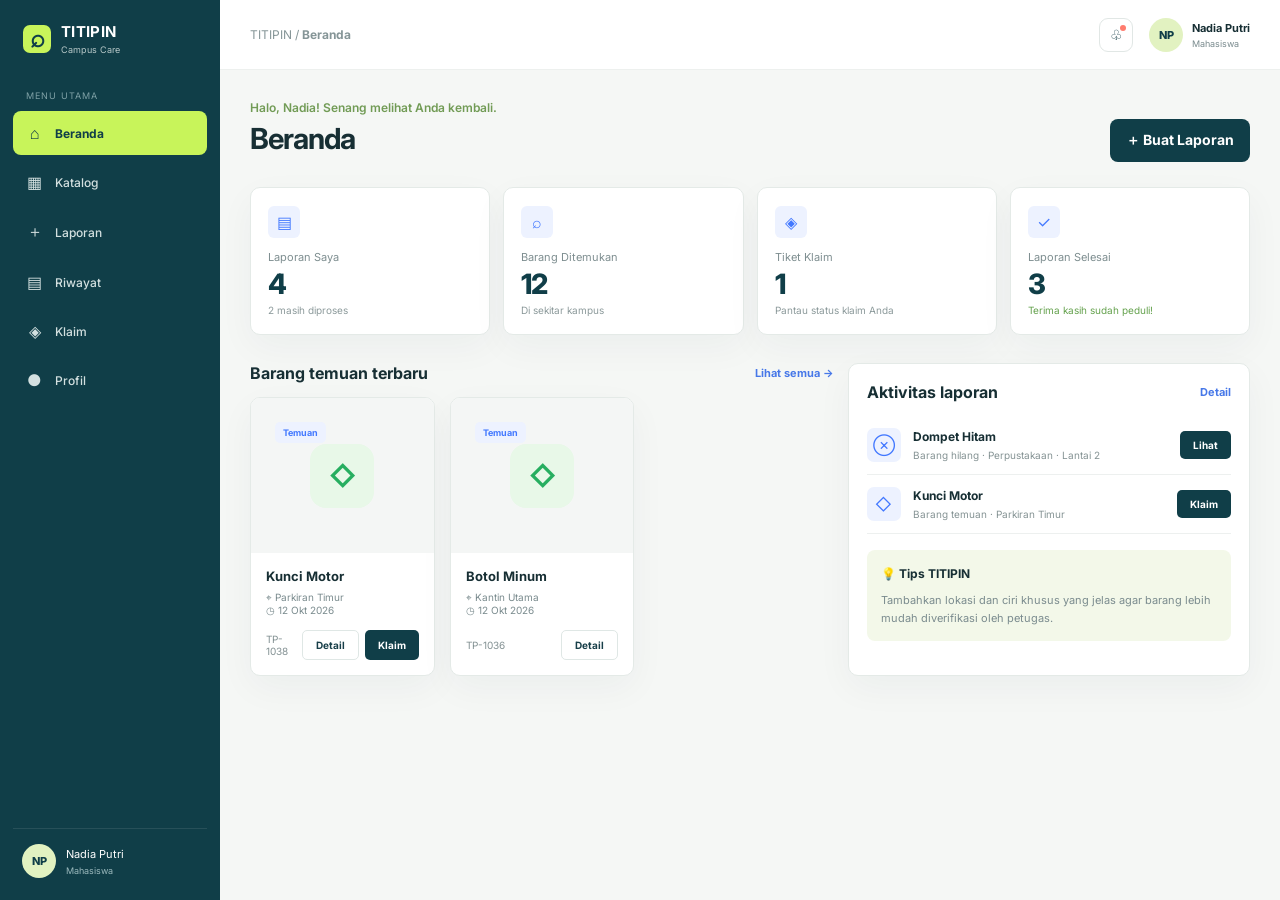
<file: index.html>
<!DOCTYPE html>
<html lang="id">
<head>
    <meta charset="UTF-8">
    <meta name="viewport" content="width=device-width, initial-scale=1.0">
    <title>TITIPIN — User</title>
    <link rel="stylesheet" href="assets/css/style.css">
</head>

<body data-role="user">

    <!-- Tempat JavaScript menampilkan halaman -->
    <div id="app"></div>

    <!-- File JavaScript harus dimuat sesuai urutan -->
    <script src="assets/js/shared/core.js"></script>
    <script src="assets/js/user/dashboard.js"></script>
    <script src="assets/js/admin/dashboard.js"></script>
    <script src="assets/js/shared/reportpages.js"></script>
    <script src="assets/js/shared/analyticsprofileadmin.js"></script>
    <script src="assets/js/shared/router.js"></script>
    <script src="assets/js/shared/interactions.js"></script>

</body>
</html>
</file>
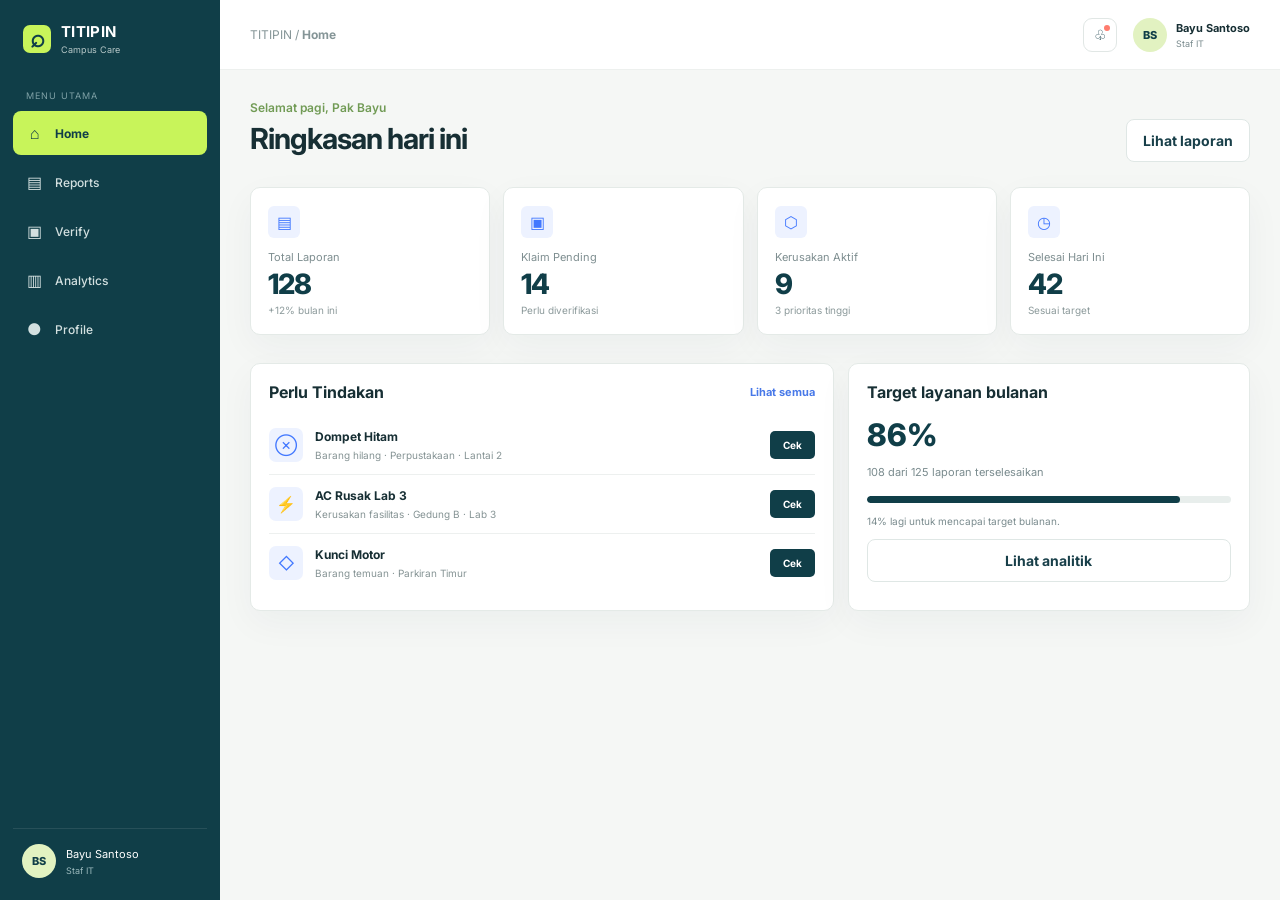
<file: pages/admin.html>
<!DOCTYPE html>
<html lang="id">
<head>
    <meta charset="UTF-8">
    <meta name="viewport" content="width=device-width, initial-scale=1.0">
    <title>TITIPIN — Admin</title>
    <link rel="stylesheet" href="../assets/css/style.css">
</head>

<body data-role="admin">

    <div id="app"></div>

    <!-- File JavaScript harus dimuat sesuai urutan -->
    <script src="../assets/js/shared/core.js"></script>
    <script src="../assets/js/user/dashboard.js"></script>
    <script src="../assets/js/admin/dashboard.js"></script>
    <script src="../assets/js/shared/reportpages.js"></script>
    <script src="../assets/js/shared/analyticsprofileadmin.js"></script>
    <script src="../assets/js/shared/router.js"></script>
    <script src="../assets/js/shared/interactions.js"></script>

</body>
</html>
</file>
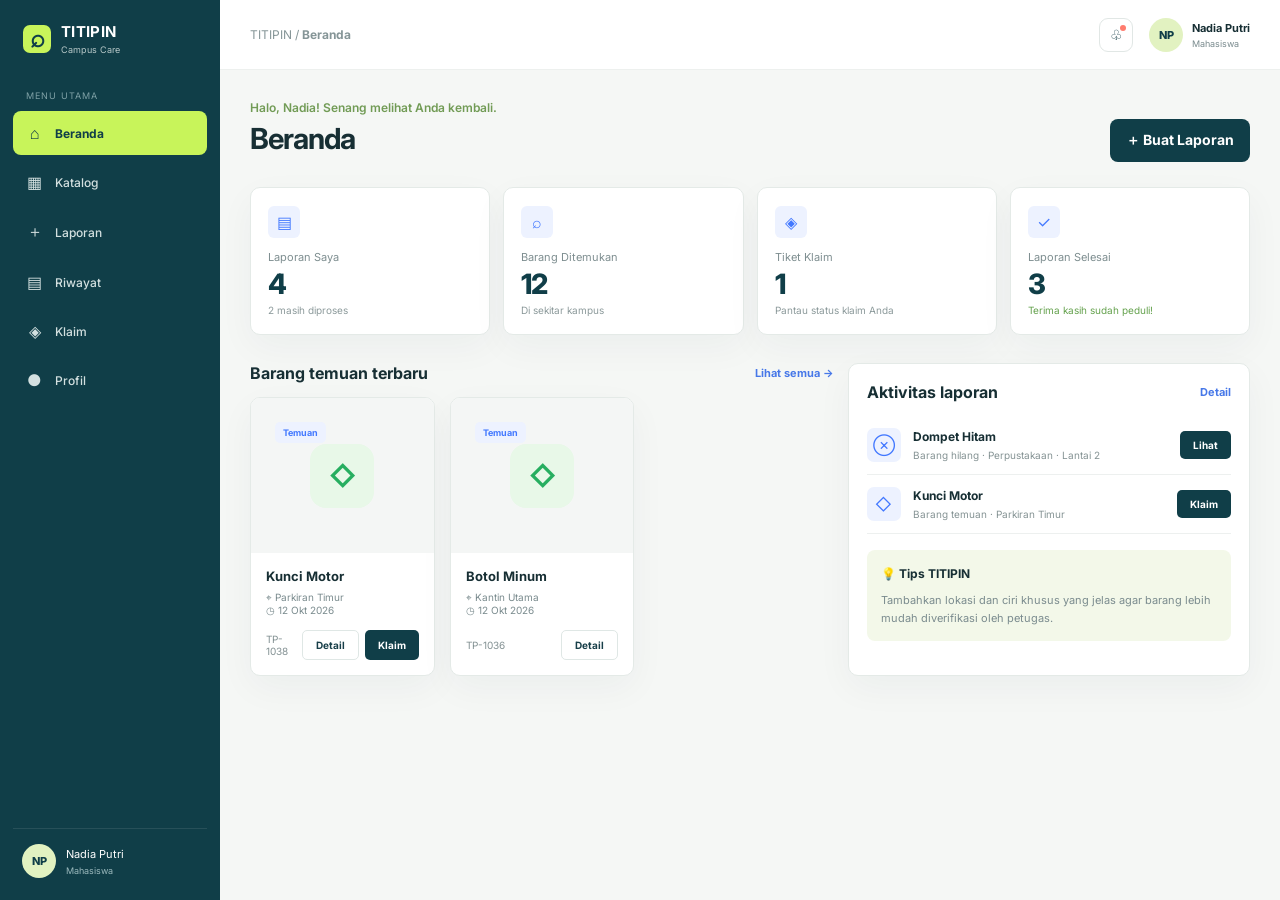
<file: pages/user.html>
<!DOCTYPE html>
<html lang="id">
<head>
    <meta charset="UTF-8">
    <meta name="viewport" content="width=device-width, initial-scale=1.0">
    <title>TITIPIN — User</title>
    <link rel="stylesheet" href="../assets/css/style.css">
</head>

<body data-role="user">

    <div id="app"></div>

    <!-- File JavaScript harus dimuat sesuai urutan -->
    <script src="../assets/js/shared/core.js"></script>
    <script src="../assets/js/user/dashboard.js"></script>
    <script src="../assets/js/admin/dashboard.js"></script>
    <script src="../assets/js/shared/reportpages.js"></script>
    <script src="../assets/js/shared/analyticsprofileadmin.js"></script>
    <script src="../assets/js/shared/router.js"></script>
    <script src="../assets/js/shared/interactions.js"></script>

</body>
</html>
</file>
<file: assets/css/style.css>
@import url('https://fonts.googleapis.com/css2?family=Inter:wght@400;500;600;700;800&display=swap');

:root {
  --navy: #103e48;
  --navy2: #0b333d;
  --lime: #c8f45a;
  --bg: #f5f7f5;
  --ink: #183f49;
  --muted: #7a8b8e;
  --line: #e1e7e5;
  --blue: #4278ff;
  --white: #fff;
  --shadow: 0 12px 36px #0c39400b;
}

* { box-sizing: border-box; }

body {
  margin: 0;
  font-family: Inter, Arial, sans-serif;
  background: var(--bg);
  color: #172f34;
  font-size: 14px;
}

a { color: inherit; text-decoration: none; }
button, input, select, textarea { font: inherit; }
button { cursor: pointer; }

/* LOGIN */

.login-page {
  min-height: 100vh;
  background: #f6f8f6;
  display: grid;
  place-items: center;
  padding: 28px;
}

.login-wrap {
  width: min(100%, 1060px);
  min-height: 650px;
  display: grid;
  grid-template-columns: 1fr 1fr;
  background: white;
  border-radius: 18px;
  overflow: hidden;
  box-shadow: 0 24px 70px #103e4812;
}

.brand-panel {
  background: var(--navy);
  color: white;
  padding: 34px 40px;
  display: flex;
  flex-direction: column;
  position: relative;
  overflow: hidden;
}

.brand {
  display: flex;
  align-items: center;
  gap: 10px;
}

.brand-mark {
  width: 28px;
  height: 28px;
  border-radius: 7px;
  background: var(--lime);
  color: var(--navy);
  display: grid;
  place-items: center;
  font-size: 25px;
  font-weight: 800;
  line-height: 1;
}

.brand b {
  display: block;
  letter-spacing: .3px;
  font-size: 15px;
}

.brand small {
  display: block;
  color: #b8c9c9;
  font-size: 9px;
  margin-top: 3px;
}

.brand-copy {
  margin: auto 0;
  position: relative;
  z-index: 1;
}

.eyebrow {
  font-size: 10px;
  font-weight: 800;
  letter-spacing: 1.3px;
  color: #6e9a54;
}

.brand-copy .eyebrow { color: var(--lime); }

.brand-copy h1 {
  font-size: clamp(34px, 4vw, 52px);
  line-height: 1.1;
  margin: 18px 0 14px;
  letter-spacing: -1.6px;
}

.brand-copy p:not(.eyebrow) { color: #b9cdce; }

.decor-circles {
  position: absolute;
  right: -110px;
  bottom: -160px;
  width: 300px;
  height: 300px;
  border: 1px solid #ffffff1c;
  border-radius: 50%;
}

.decor-circles:before,
.decor-circles:after {
  content: "";
  position: absolute;
  border: 1px solid #ffffff1c;
  border-radius: 50%;
  inset: 25px;
}

.decor-circles:after { inset: 55px; }

.copyright { font-size: 10px; color: #a9c1c4; }

.login-panel {
  padding: 38px;
  display: flex;
  align-items: center;
  justify-content: center;
}

.login-card { width: 100%; max-width: 380px; }

.login-card h2 {
  font-size: 27px;
  letter-spacing: -.8px;
  margin: 8px 0;
}

.muted { color: var(--muted); line-height: 1.6; }

.login-card form { margin-top: 28px; }

.login-card label:not(.check) {
  display: block;
  font-size: 12px;
  font-weight: 700;
  margin: 17px 0 8px;
}

.login-card input:not([type=checkbox]) {
  width: 100%;
  border: 1px solid #dfe7e5;
  border-radius: 8px;
  padding: 13px 12px;
  outline: none;
  background: #fff;
}

.login-card input:focus,
.searchbox input:focus {
  border-color: #83b4ba;
  box-shadow: 0 0 0 3px #103e4810;
}

.password { position: relative; }
.password input { padding-right: 60px !important; }

.show-pass {
  position: absolute;
  right: 8px;
  top: 8px;
  border: 0;
  background: transparent;
  color: #52777e;
  font-size: 11px;
  padding: 7px;
}

.form-row {
  display: flex;
  align-items: center;
  justify-content: space-between;
  margin: 15px 0 20px;
  font-size: 11px;
}

.form-row a { color: #4778e8; }

.check {
  display: flex;
  align-items: center;
  gap: 6px;
  color: var(--muted);
}

.btn {
  border: 0;
  border-radius: 8px;
  padding: 12px 16px;
  font-weight: 700;
  display: inline-flex;
  align-items: center;
  justify-content: center;
  gap: 12px;
  transition: .2s;
}

.btn.primary { background: var(--navy); color: #fff; }
.btn.primary:hover { background: #1b5662; transform: translateY(-1px); }
.btn.outline { background: #fff; border: 1px solid #dfe7e5; color: var(--ink); }
.btn.outline:hover { background: #f5f8f7; }
.full { width: 100%; }

.or {
  display: flex;
  align-items: center;
  gap: 10px;
  color: #a0adad;
  font-size: 10px;
  margin: 16px 0;
}

.or:before, .or:after {
  content: "";
  height: 1px;
  background: #e7eceb;
  flex: 1;
}

.demo-login {
  margin-top: 22px;
  padding: 13px;
  background: #f6f9f7;
  border-radius: 10px;
}

.demo-login b { font-size: 11px; }

.demo-login p {
  font-size: 10px;
  color: var(--muted);
  margin: 5px 0 10px;
}

.role-picks { display: flex; gap: 7px; }

.role-picks a {
  background: white;
  border: 1px solid var(--line);
  padding: 8px 10px;
  border-radius: 7px;
  font-size: 10px;
  font-weight: 700;
  flex: 1;
  text-align: center;
}

.role-picks a:hover { background: var(--lime); border-color: var(--lime); }
.tiny { font-size: 9px; }
.center { text-align: center; }
.mobile-brand { display: none; }

/* LAYOUT DASHBOARD */

.app-shell { min-height: 100vh; display: flex; }

.sidebar {
  width: 220px;
  background: var(--navy);
  color: white;
  display: flex;
  flex-direction: column;
  padding: 22px 13px;
  flex-shrink: 0;
  min-height: 100vh;
}

.sidebar .brand { padding: 0 10px 35px; }

.side-label {
  color: #7fa1a6;
  text-transform: uppercase;
  font-size: 9px;
  letter-spacing: 1px;
  padding: 0 13px 10px;
}

.nav-links { display: grid; gap: 5px; }

.nav-link {
  display: flex;
  align-items: center;
  gap: 12px;
  padding: 12px 13px;
  border-radius: 8px;
  color: #d3e0e0;
  font-size: 12px;
  font-weight: 500;
}

.nav-link .nav-icon { font-size: 16px; width: 17px; text-align: center; }

.nav-link.active,
.nav-link:hover {
  background: var(--lime);
  color: var(--navy);
  font-weight: 700;
}

.side-bottom {
  margin-top: auto;
  padding: 15px 9px 0;
  border-top: 1px solid #ffffff18;
}

.profile-mini {
  display: flex;
  align-items: center;
  gap: 10px;
  font-size: 11px;
}

.avatar {
  width: 34px;
  height: 34px;
  border-radius: 50%;
  background: #e2f2c1;
  color: var(--navy);
  display: grid;
  place-items: center;
  font-weight: 800;
  flex-shrink: 0;
}

.profile-mini small {
  display: block;
  color: #9bb9bd;
  font-size: 9px;
  margin-top: 4px;
}

.main-area { flex: 1; min-width: 0; }

.topbar {
  height: 70px;
  background: #fff;
  border-bottom: 1px solid #edf0ee;
  display: flex;
  align-items: center;
  justify-content: space-between;
  padding: 0 30px;
  gap: 20px;
}

.breadcrumb { font-size: 12px; color: #859597; }
.top-actions { display: flex; align-items: center; gap: 16px; }

.icon-btn {
  border: 1px solid var(--line);
  background: #fff;
  width: 34px;
  height: 34px;
  border-radius: 9px;
  color: var(--ink);
  position: relative;
}

.notification-dot {
  position: absolute;
  top: 6px;
  right: 6px;
  width: 6px;
  height: 6px;
  background: #ff7c6e;
  border-radius: 50%;
}

.top-user {
  display: flex;
  align-items: center;
  gap: 9px;
  font-size: 11px;
  font-weight: 700;
}

.top-user small {
  display: block;
  font-weight: 400;
  color: var(--muted);
  font-size: 9px;
  margin-top: 3px;
}

.content { padding: 30px; max-width: 1500px; margin: 0 auto; }

.welcome {
  display: flex;
  justify-content: space-between;
  align-items: flex-end;
  gap: 15px;
  margin-bottom: 25px;
}

.welcome .greeting { color: #719b55; font-size: 12px; font-weight: 600; }

.welcome h1 {
  font-size: 29px;
  letter-spacing: -1px;
  margin: 6px 0;
}

.welcome p { color: var(--muted); margin: 0; }
.welcome-actions { display: flex; gap: 9px; flex-wrap: wrap; }

.stats {
  display: grid;
  grid-template-columns: repeat(4, minmax(0, 1fr));
  gap: 13px;
  margin-bottom: 28px;
}

.stat-card, .panel, .item-card, .form-panel {
  background: #fff;
  border: 1px solid #e4eae7;
  border-radius: 10px;
  box-shadow: var(--shadow);
}

.stat-card { padding: 18px 17px; min-width: 0; }

.stat-icon {
  width: 32px;
  height: 32px;
  background: #edf2ff;
  color: var(--blue);
  display: grid;
  place-items: center;
  border-radius: 6px;
  font-size: 16px;
  margin-bottom: 12px;
}

.stat-label { color: #7e8e90; font-size: 11px; }

.stat-number {
  font-size: 28px;
  font-weight: 800;
  letter-spacing: -1px;
  color: var(--navy);
  margin: 3px 0;
}

.stat-note { font-size: 10px; color: #8c9a9b; }
.positive { color: #65a24e; }

.section-head {
  display: flex;
  align-items: center;
  justify-content: space-between;
  gap: 12px;
  margin-bottom: 14px;
}

.section-head h2 { font-size: 16px; margin: 0; }
.section-head a { font-size: 11px; color: #4778e8; font-weight: 700; }

.dashboard-grid {
  display: grid;
  grid-template-columns: minmax(0, 1.45fr) minmax(250px, 1fr);
  gap: 14px;
}

.panel { padding: 18px; min-width: 0; }

.action-row {
  display: flex;
  align-items: center;
  gap: 12px;
  padding: 12px 0;
  border-bottom: 1px solid #edf0ef;
}

.action-row:last-child { border-bottom: 0; }

.mini-icon {
  width: 34px;
  height: 34px;
  border-radius: 7px;
  background: #edf2ff;
  color: #4278ff;
  display: grid;
  place-items: center;
  font-size: 16px;
  flex-shrink: 0;
}

.action-copy { flex: 1; min-width: 0; }

.action-copy b {
  font-size: 12px;
  display: block;
  white-space: nowrap;
  overflow: hidden;
  text-overflow: ellipsis;
}

.action-copy small {
  font-size: 10px;
  color: #859394;
  display: block;
  margin-top: 5px;
}

.btn.small { padding: 8px 13px; font-size: 10px; border-radius: 5px; }
.btn.lime { background: var(--lime); color: var(--navy); }
.btn.dark { background: var(--navy); color: white; }

.progress {
  height: 7px;
  background: #e8eeec;
  border-radius: 9px;
  overflow: hidden;
  margin: 14px 0 8px;
}

.progress span {
  display: block;
  height: 100%;
  background: var(--navy);
  border-radius: 9px;
}

.target-number {
  font-size: 31px;
  font-weight: 800;
  color: var(--navy);
  margin-top: 10px;
}

/* TABEL DAN FILTER */

.table-wrap { overflow-x: auto; }
.data-table { width: 100%; border-collapse: collapse; white-space: nowrap; }

.data-table th {
  text-align: left;
  color: #829092;
  font-size: 10px;
  font-weight: 600;
  padding: 13px 12px;
  background: #f8faf9;
}

.data-table td {
  font-size: 11px;
  padding: 14px 12px;
  border-bottom: 1px solid #edf0ef;
}

.data-table tr:last-child td { border-bottom: 0; }
.data-table tbody tr:hover { background: #fbfcfb; }

.status {
  display: inline-flex;
  padding: 5px 8px;
  border-radius: 5px;
  font-size: 9px;
  font-weight: 700;
  background: #fff3d8;
  color: #a87514;
}

.status.green { background: #e9f7e6; color: #438340; }
.status.blue { background: #edf2ff; color: #4278ff; }
.status.red { background: #ffebea; color: #c55b54; }

.toolbar {
  display: flex;
  align-items: center;
  gap: 10px;
  flex-wrap: wrap;
  margin-bottom: 17px;
}

.searchbox {
  display: flex;
  align-items: center;
  gap: 8px;
  border: 1px solid var(--line);
  border-radius: 8px;
  background: #fff;
  padding: 0 11px;
  min-width: 210px;
  flex: 1;
  max-width: 340px;
}

.searchbox input {
  border: 0;
  outline: 0;
  padding: 11px 0;
  width: 100%;
  min-width: 0;
}

.select {
  border: 1px solid var(--line);
  border-radius: 8px;
  padding: 11px;
  background: white;
  color: #536b6e;
}

/* KATALOG BARANG */

.item-grid {
  display: grid;
  grid-template-columns: repeat(3, minmax(0, 1fr));
  gap: 15px;
}

.item-card { overflow: hidden; }

.item-photo {
  height: 155px;
  background: linear-gradient(140deg, #e8f0e9, #d4e1d8);
  display: grid;
  place-items: center;
  font-size: 58px;
  position: relative;
}

.item-photo .status { position: absolute; top: 12px; left: 12px; }

.item-body { padding: 15px; }
.item-body h3 { font-size: 13px; margin: 0 0 7px; }
.item-body p { font-size: 10px; color: var(--muted); margin: 0 0 14px; }

.item-foot {
  display: flex;
  align-items: center;
  justify-content: space-between;
  gap: 8px;
}

.item-foot small { color: #829092; font-size: 10px; }
.empty { padding: 30px; text-align: center; color: var(--muted); }

/* FORMULIR */

.form-grid {
  display: grid;
  grid-template-columns: 1fr 1fr;
  gap: 14px;
}

.field label {
  display: block;
  font-size: 11px;
  font-weight: 700;
  margin-bottom: 8px;
}

.field input, .field select, .field textarea {
  width: 100%;
  border: 1px solid var(--line);
  border-radius: 7px;
  padding: 12px;
  outline: none;
  background: white;
}

.field textarea { min-height: 95px; resize: vertical; }
.field.full-width { grid-column: 1 / -1; }

.upload {
  border: 1px dashed #b7c9c8;
  background: #f9fbfa;
  padding: 22px;
  text-align: center;
  border-radius: 8px;
  color: #71878a;
}

.upload input { max-width: 100%; margin-top: 10px; }

.timeline {
  display: grid;
  grid-template-columns: repeat(3, 1fr);
  gap: 10px;
  margin: 18px 0;
}

.timeline-step {
  padding: 12px;
  border: 1px solid var(--line);
  border-radius: 8px;
  font-size: 10px;
  color: #8a999a;
}

.timeline-step.active {
  background: #eaf7d5;
  border-color: #cceaa1;
  color: var(--navy);
  font-weight: 700;
}

/* GRAFIK */

.chart-bars { display: grid; gap: 14px; margin-top: 20px; }

.bar-row {
  display: grid;
  grid-template-columns: 105px 1fr 35px;
  align-items: center;
  gap: 10px;
  font-size: 10px;
  color: #657a7d;
}

.bar-track {
  height: 9px;
  border-radius: 8px;
  background: #edf1ef;
  overflow: hidden;
}

.bar-track span {
  display: block;
  height: 100%;
  border-radius: 8px;
  background: #5c91f6;
}

/* NAVIGASI MOBILE DAN NOTIFIKASI */

.mobile-menu { display: none; }

.toast {
  position: fixed;
  right: 22px;
  bottom: 22px;
  background: var(--navy);
  color: white;
  padding: 14px 18px;
  border-radius: 9px;
  box-shadow: 0 8px 30px #0002;
  z-index: 20;
  font-size: 12px;
  animation: rise .2s ease;
}

@keyframes rise {
  from { transform: translateY(10px); opacity: 0; }
  to { transform: translateY(0); opacity: 1; }
}

.modal-backdrop {
  position: fixed;
  inset: 0;
  background: #0b292e88;
  display: grid;
  place-items: center;
  padding: 18px;
  z-index: 30;
}

.modal {
  background: white;
  border-radius: 14px;
  padding: 24px;
  width: min(100%, 500px);
  box-shadow: 0 20px 80px #0003;
}

.modal h2 { margin-top: 0; }

.modal-actions {
  display: flex;
  justify-content: flex-end;
  gap: 8px;
  margin-top: 18px;
}

.mobile-nav { display: none; }

/* TABLET */

@media (max-width: 1050px) {
  .sidebar { width: 190px; }
  .content { padding: 24px; }
  .stats { grid-template-columns: repeat(2, minmax(0, 1fr)); }
  .item-grid { grid-template-columns: repeat(2, minmax(0, 1fr)); }
  .dashboard-grid { grid-template-columns: 1fr; }
  .topbar { padding: 0 22px; }
}

/* MOBILE */

@media (max-width: 700px) {
  .login-page { padding: 0; background: white; }

  .login-wrap {
    display: block;
    min-height: 100vh;
    border-radius: 0;
    box-shadow: none;
  }

  .brand-panel { display: none; }

  .login-panel {
    padding: 26px 22px;
    min-height: 100vh;
    align-items: flex-start;
  }

  .login-card { margin: auto; }
  .mobile-brand { display: flex; margin-bottom: 36px; }
  .login-card h2 { font-size: 25px; }
  .demo-login { margin-top: 28px; }

  .sidebar { display: none; }

  .app-shell { display: block; padding-bottom: 65px; }

  .topbar { height: 60px; padding: 0 16px; }
  .mobile-menu { display: inline-flex; }

  .top-actions { gap: 8px; }
  .top-user > div:not(.avatar) { display: none; }

  .content { padding: 22px 15px; }

  .welcome {
    align-items: flex-start;
    flex-direction: column;
    margin-bottom: 20px;
  }

  .welcome h1 { font-size: 25px; }
  .welcome-actions { width: 100%; }
  .welcome-actions .btn { flex: 1; }

  .stats { gap: 9px; }
  .stat-card { padding: 14px 12px; }
  .stat-number { font-size: 25px; }

  .dashboard-grid { grid-template-columns: 1fr; }
  .panel { padding: 14px; }

  .item-grid { grid-template-columns: 1fr 1fr; gap: 9px; }
  .item-photo { height: 110px; font-size: 43px; }
  .item-body { padding: 11px; }
  .item-body h3 { font-size: 11px; }

  .item-foot {
    align-items: flex-start;
    flex-direction: column;
  }

  .item-foot .btn { width: 100%; }

  .form-grid { grid-template-columns: 1fr; }
  .field.full-width { grid-column: auto; }

  .timeline { gap: 5px; }
  .timeline-step { padding: 9px 6px; font-size: 9px; }

  .mobile-nav {
    position: fixed;
    z-index: 10;
    bottom: 0;
    left: 0;
    right: 0;
    background: white;
    border-top: 1px solid var(--line);
    display: flex;
    justify-content: space-around;
    padding: 8px 4px calc(8px + env(safe-area-inset-bottom));
    box-shadow: 0 -5px 18px #0b333d08;
  }

  .mobile-nav a {
    display: flex;
    flex-direction: column;
    align-items: center;
    gap: 4px;
    color: #7d9092;
    font-size: 9px;
    padding: 3px 8px;
  }

  .mobile-nav a.active { color: var(--navy); font-weight: 800; }
  .mobile-nav span { font-size: 17px; }

  .searchbox { max-width: none; min-width: 0; flex-basis: 100%; }
  .toolbar .select { flex: 1; min-width: 0; }

  .data-table th, .data-table td { padding: 12px 10px; }
  .topbar .breadcrumb { font-size: 10px; }
  .section-head h2 { font-size: 14px; }
}

@media (max-width: 390px) {
  .stats { grid-template-columns: 1fr 1fr; }
  .item-grid { grid-template-columns: 1fr; }
  .item-photo { height: 145px; }
  .role-picks a { padding: 8px 5px; }
  .top-actions .icon-btn { width: 30px; height: 30px; }
}


/* ============================================================
   UX IMPROVEMENTS - TAMBAHAN
   ============================================================ */

/* --- ITEM CARD BARU (Menggantikan emoji besar) --- */

.item-photo {
  height: 155px;
  background: #f4f6f5;
  display: flex;
  align-items: center;
  justify-content: center;
  position: relative;
  overflow: hidden;
}

.item-photo-icon {
  width: 64px;
  height: 64px;
  border-radius: 16px;
  display: flex;
  align-items: center;
  justify-content: center;
  font-size: 26px;
  font-weight: 800;
  letter-spacing: -1px;
}

.item-photo-icon.lost {
  background: #ffeceb;
  color: #c0392b;
}

.item-photo-icon.found {
  background: #e8f8e8;
  color: #27ae60;
}

.item-photo-icon.facility {
  background: #fff3e0;
  color: #e67e22;
}

.item-type-badge {
  position: absolute;
  top: 12px;
  left: 12px;
}

.item-status-badge {
  position: absolute;
  top: 12px;
  right: 12px;
}

/* --- TAB SWITCHER (Katalog) --- */

.tab-bar {
  display: flex;
  gap: 6px;
  margin-bottom: 18px;
  background: #f0f4f2;
  border-radius: 10px;
  padding: 5px;
}

.tab-btn {
  flex: 1;
  border: none;
  background: transparent;
  padding: 10px 14px;
  border-radius: 7px;
  font-size: 12px;
  font-weight: 600;
  color: #6b8589;
  cursor: pointer;
  transition: all .18s;
}

.tab-btn.active {
  background: white;
  color: var(--navy);
  box-shadow: 0 2px 8px #0b333d12;
}

.tab-btn:hover:not(.active) {
  color: var(--navy);
  background: #e8eeec;
}

/* --- ACTIONABLE EMPTY STATE --- */

.empty-state {
  padding: 48px 24px;
  text-align: center;
  color: var(--muted);
}

.empty-state-icon {
  width: 56px;
  height: 56px;
  border-radius: 16px;
  background: #f0f4f2;
  display: flex;
  align-items: center;
  justify-content: center;
  font-size: 22px;
  margin: 0 auto 16px;
}

.empty-state h3 {
  font-size: 15px;
  color: var(--ink);
  margin: 0 0 8px;
}

.empty-state p {
  font-size: 12px;
  margin: 0 0 20px;
  color: var(--muted);
}

/* --- SUCCESS MODAL (Konfirmasi Laporan Berhasil) --- */

.success-modal {
  text-align: center;
  padding: 8px 0;
}

.success-icon {
  width: 60px;
  height: 60px;
  border-radius: 50%;
  background: #e9f7e6;
  color: #438340;
  display: flex;
  align-items: center;
  justify-content: center;
  font-size: 24px;
  font-weight: 800;
  margin: 0 auto 16px;
}

.ticket-code-box {
  background: #f6faf4;
  border: 1px dashed #b5d9a8;
  border-radius: 10px;
  padding: 14px 20px;
  margin: 16px 0;
}

.ticket-code-box .ticket-id {
  font-size: 22px;
  font-weight: 800;
  letter-spacing: 3px;
  color: var(--navy);
}

.ticket-code-box small {
  display: block;
  font-size: 10px;
  color: var(--muted);
  margin-top: 4px;
}

.next-steps {
  text-align: left;
  margin-top: 16px;
  border-top: 1px solid var(--line);
  padding-top: 14px;
}

.next-steps p {
  font-size: 11px;
  font-weight: 700;
  margin: 0 0 10px;
  color: var(--ink);
}

.next-step-item {
  display: flex;
  align-items: flex-start;
  gap: 10px;
  margin-bottom: 8px;
  font-size: 11px;
  color: var(--muted);
}

.next-step-num {
  width: 20px;
  height: 20px;
  border-radius: 50%;
  background: #edf2ff;
  color: #4278ff;
  display: flex;
  align-items: center;
  justify-content: center;
  font-size: 9px;
  font-weight: 800;
  flex-shrink: 0;
  margin-top: 1px;
}

/* --- IMAGE PREVIEW (Upload Foto) --- */

.upload {
  border: 1px dashed #b7c9c8;
  background: #f9fbfa;
  padding: 22px;
  text-align: center;
  border-radius: 8px;
  color: #71878a;
  cursor: pointer;
  transition: border-color .2s, background .2s;
}

.upload:hover {
  border-color: var(--navy);
  background: #f3f8f6;
}

.upload input[type="file"] {
  display: none;
}

.upload-trigger {
  display: flex;
  flex-direction: column;
  align-items: center;
  gap: 8px;
  cursor: pointer;
}

.upload-trigger .upload-icon {
  width: 40px;
  height: 40px;
  border-radius: 10px;
  background: #e8f0f0;
  color: #4a7c82;
  display: flex;
  align-items: center;
  justify-content: center;
  font-size: 18px;
}

.photo-preview-wrap {
  position: relative;
  display: inline-block;
}

.photo-preview {
  max-width: 100%;
  max-height: 200px;
  border-radius: 8px;
  object-fit: cover;
  border: 2px solid #d4e8d4;
  display: block;
  margin: 0 auto;
}

.photo-preview-remove {
  position: absolute;
  top: -8px;
  right: -8px;
  width: 24px;
  height: 24px;
  background: #c0392b;
  color: white;
  border: none;
  border-radius: 50%;
  font-size: 12px;
  font-weight: 800;
  display: flex;
  align-items: center;
  justify-content: center;
  cursor: pointer;
  line-height: 1;
}

/* --- KLAIM FORM (di dalam modal) --- */

.claim-form .field {
  margin-bottom: 14px;
}

.claim-form textarea {
  width: 100%;
  border: 1px solid var(--line);
  border-radius: 7px;
  padding: 12px;
  min-height: 80px;
  resize: vertical;
  font: inherit;
  outline: none;
}

.claim-result-box {
  background: #f6faf4;
  border: 1px solid #cdeac9;
  border-radius: 10px;
  padding: 18px;
  text-align: center;
  margin-top: 4px;
}

.claim-code-display {
  font-size: 28px;
  font-weight: 800;
  letter-spacing: 5px;
  color: var(--navy);
  margin: 12px 0 6px;
}

/* --- SIDEBAR OVERLAY MOBILE --- */

.sidebar-overlay {
  display: none;
  position: fixed;
  inset: 0;
  background: #0b333d66;
  z-index: 40;
}

.sidebar-overlay.open { display: block; }

@media (max-width: 700px) {
  .sidebar {
    display: flex !important;
    position: fixed;
    left: -240px;
    top: 0;
    bottom: 0;
    z-index: 50;
    width: 240px;
    transition: left .25s ease;
    overflow-y: auto;
  }

  .sidebar.open {
    left: 0;
    box-shadow: 4px 0 30px #0b333d33;
  }

  /* Hamburger hanya visible di mobile, tidak tabrakan */
  .mobile-menu {
    display: inline-flex !important;
  }

  /* Bottom nav tetap ada, tapi sidebar juga bisa dibuka lewat hamburger */
  .mobile-nav {
    position: fixed;
    z-index: 10;
    bottom: 0;
    left: 0;
    right: 0;
    background: white;
    border-top: 1px solid var(--line);
    display: flex;
    justify-content: space-around;
    padding: 8px 4px calc(8px + env(safe-area-inset-bottom));
    box-shadow: 0 -5px 18px #0b333d08;
  }

  /* Sembunyikan sidebar hamburger dari topbar saat bottom nav sudah cukup */
  .mobile-menu {
    display: none !important;
  }

  .item-photo { height: 120px; }
  .item-photo-icon { width: 50px; height: 50px; font-size: 20px; }
}

@media (max-width: 390px) {
  .tab-btn { font-size: 10px; padding: 9px 8px; }
}
</file>
